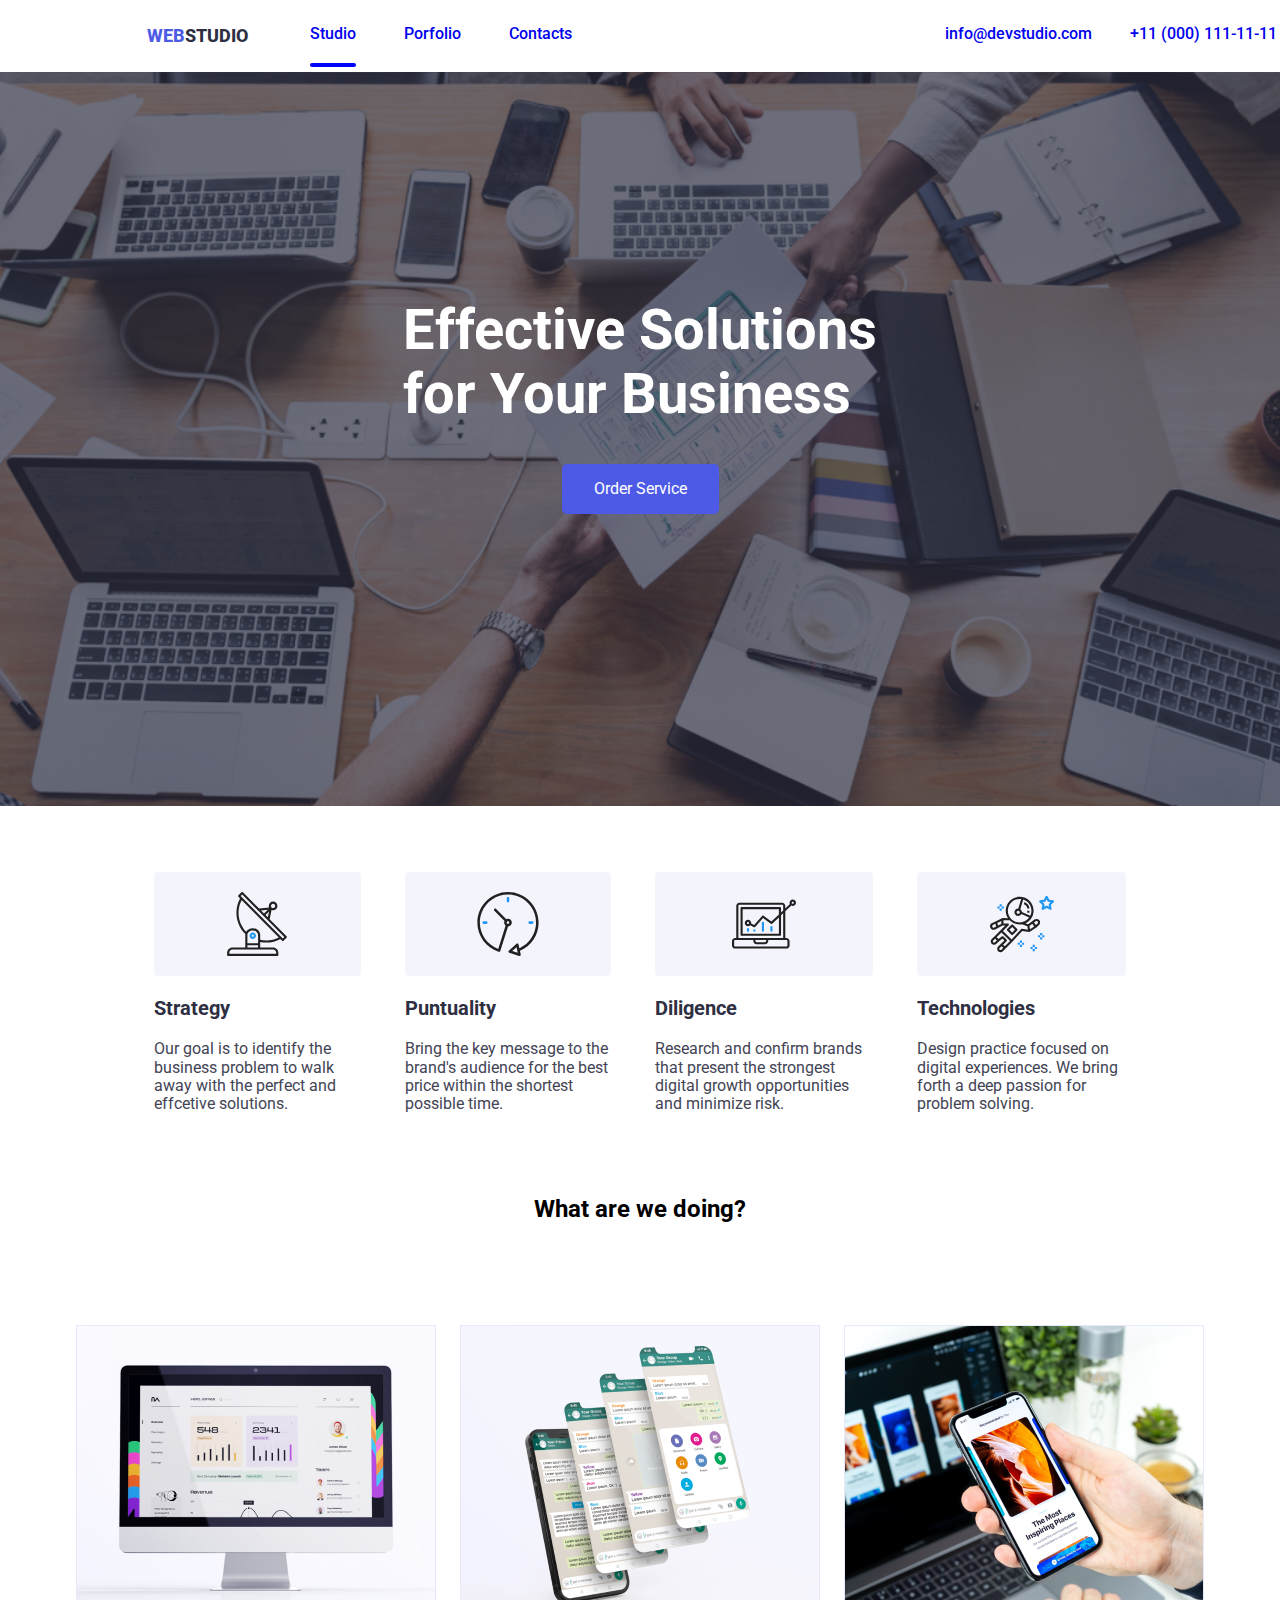
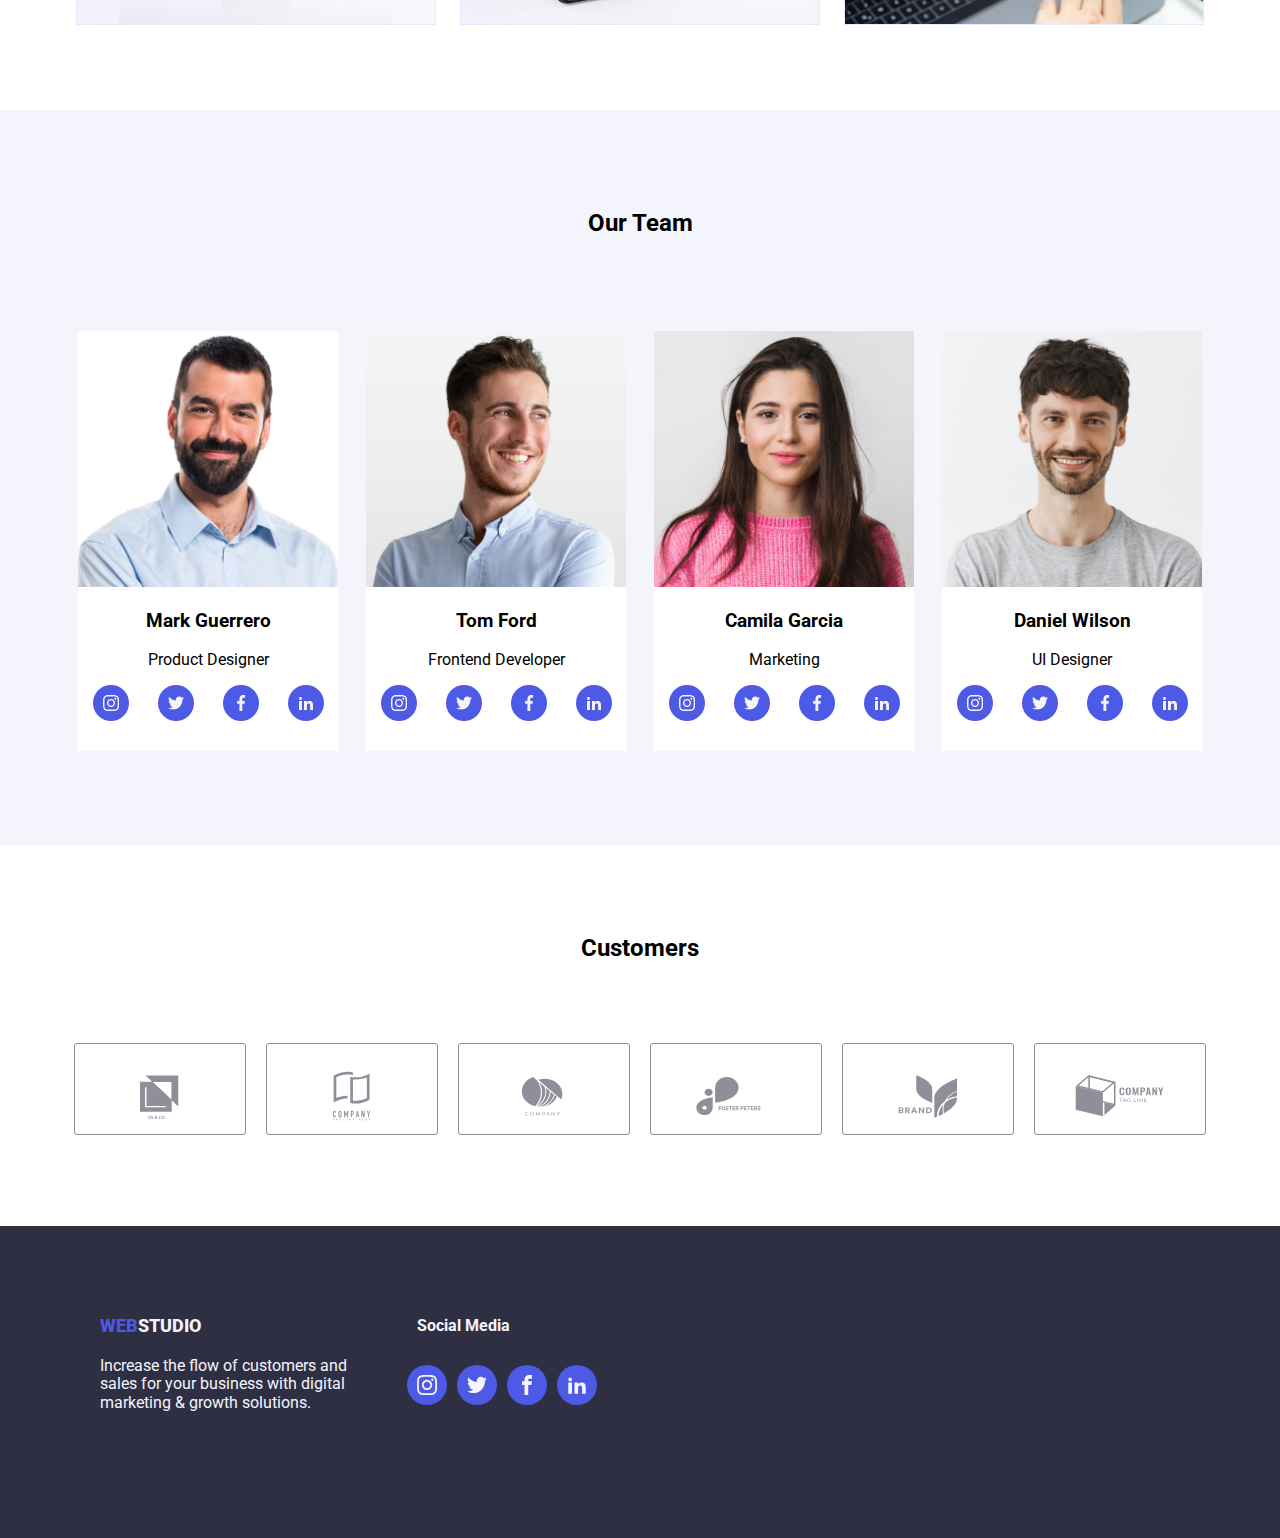
<file: index.html>
<!DOCTYPE html>
<html lang="en">
<head>
    <meta charset="UTF-8">
    <meta name="viewport" content="width=device-width, initial-scale=1.0">
    <title>goit-markup-hw-04</title>
    <link rel="preconnect" href="https://fonts.googleapis.com">
    <link rel="preconnect" href="https://fonts.gstatic.com" crossorigin>
    <link href="https://fonts.googleapis.com/css2?family=Raleway:wght@800&family=Roboto:wght@400;500;700;900&display=swap"
          rel="stylesheet">
    <link rel="stylesheet" href="https://cdnjs.cloudflare.com/ajax/libs/modern-normalize/1.0.0/modern-normalize.min.css" />
    <link rel="stylesheet" href="./css/styles.css"/>
</head>
<body>
    <nav class="leader"><a href="https://github.com/webstudio-is" class="logo"><span style="color: #4D5AE5; text-align: center ;">WEB</span>STUDIO</a>
             <ul class="container-primary">
                    <li class="uno"><a href="/index.html" class="active" style="text-decoration: none;">Studio</a></li>
                    <li class="dos"><a href="/portfolio.html/portfolio.html" style="text-decoration: none;">Porfolio</a></li>
                    <li class="tres"><a href="/"  style="text-decoration: none;">Contacts</a></li>
                    <li class="kwatro"><a href="/"  style="text-decoration: none;">info@devstudio.com</a></li>
                    <li class="cinco"><a href="/"  style="text-decoration: none;">+11 (000) 111-11-11</a></li>
            </ul>
        </nav>
    <section class="main-hero">
        <div class="hero-background">
            <h1 class="hero">Effective Solutions <br>for Your Business</h1>
            <button class="buttons" type="button" data-modal-open>Order Service</button>
            <div class="backdrop is-hidden" data-modal>
                <div class="modal">
                        <button type= "button" class="modal-close-btn" data-modal-close>
                            <svg width="18" height="18">
                                    <use href="./images/icons.svg#close"></use>
                            </svg>    
                        </button>
                </div>
            </div>
        </div>
    </section>  
            <ul class="flex-container"> 
               <li class="box">
                    <div class="boxicons">
                        <svg  width="64" height="64">
                            <use href="./images/icons.svg#antenna-1"></use>
                        </svg>
                    </div>
                    <h3 class="head">Strategy</h3>
                    <p class="head-under">Our goal is to identify the business problem to walk away with the perfect and effcetive solutions.</p></li>
                <li class="box">
                    <div class="boxicons">
                        <svg width="64" height="64">
                            <use href="./images/icons.svg#clock-1"></use>
                        </svg>
                    </div>
                    <h3 class="head">Puntuality</h3>
                        <p class="head-under">Bring the key message to the brand's audience for the best price within the shortest possible time.</p></li>
                <li class="box">
                    <div class="boxicons">
                        <svg width="64" height="64">
                            <use href="./images/icons.svg#diagram-1"></use>
                        </svg>
                    </div>
                    <h3 class="head">Diligence</h3>
                        <p class="head-under">Research and confirm brands that present the strongest digital growth opportunities and minimize risk.</p></li>
                <li class="box">
                    <div class="boxicons">
                        <svg width="64" height="64">
                            <use href="./images/icons.svg#astronaut-1"></use>
                        </svg>
                    </div>
                    <h3 class="head">Technologies</h3>
                        <p class="head-under">Design practice focused on digital experiences. We bring forth a deep passion for problem solving.</p></li>
            </ul>
       
        <h2 class="title-section">What are we doing?</h2>
                <ul class="squares">
                    <li>
                        <img class="square-primary" src="images/rectangle1.jpg" alt="computer screen showing data" width="360"/>
                    </li>
                    <li>
                        <img class="square-secondary" src="images/rectangle2.jpg" alt="phone screen in layers" width="360"/>
                    </li>
                    <li>
                        <img class="square-third" src="images/rectangle3.jpg" alt="person holding a phone with a laptop on" width="360"/>
                    </li>
                </ul> 
       
        <h2 class="section-title">Our Team</h2>
                <ul class="people">
                    <li class="product-one">
                        <img class="people-first" src="images/mark.jpg" alt="smiling white skinned person with a mustache" width="260"/>
                        <div class="par-first">
                                <h3 class="mark">Mark Guerrero</h3>
                                <p>Product Designer</p>
                        </div>
                            <div class="socialmediaicons">
                                <div class="socialmedia">
                                    <a class="socialicon">
                                        <svg width="16" height="16">
                                            <use href="./images/icons.svg#instagram-2"></use>
                                        </svg>
                                    </a>
                                </div>
                                <div class="socialmedia">
                                    <a class="socialicon">
                                        <svg width="16" height="16">
                                            <use href="./images/icons.svg#twitter-1"></use>
                                        </svg>
                                    </a>
                                </div>
                                <div class="socialmedia">
                                    <a class="socialicon">
                                        <svg width="16" height="16">
                                            <use href="./images/icons.svg#facebook-1"></use>
                                        </svg>
                                    </a>
                                </div>
                                <div class="socialmedia">
                                    <a class="socialicon">
                                        <svg width="16" height="16">
                                            <use href="./images/icons.svg#linkedin2"></use>
                                        </svg>
                                    </a>
                                </div>
                            </div>
                    </li>   
                    <li class="product-two">
                        <img class="people-second" src="images/tom.jpg" alt="a light blue long-sleeve coated guy smiling to the right with a light mustache" width="260"/>
                        <div class="par-second">
                            <h3 class="tom">Tom Ford</h3>
                            <p class="product-two">Frontend Developer</p>
                        </div>
                        <div class="socialmediaicons">
                            <div class="socialmedia">
                                <a class="socialicon">
                                    <svg width="16" height="16">
                                        <use href="./images/icons.svg#instagram-2"></use>
                                    </svg>
                                </a>
                            </div>
                            <div class="socialmedia">
                                <a class="socialicon">
                                    <svg width="16" height="16">
                                        <use href="./images/icons.svg#twitter-1"></use>
                                    </svg>
                                </a>
                            </div>
                            <div class="socialmedia">
                                <a class="socialicon">
                                    <svg width="16" height="16">
                                        <use href="./images/icons.svg#facebook-1"></use>
                                    </svg>
                                </a>
                            </div>
                            <div class="socialmedia">
                                <a class="socialicon">
                                    <svg width="16" height="16">
                                        <use href="./images/icons.svg#linkedin2"></use>
                                    </svg>
                                </a>
                            </div>
                        </div>
                    </li>
                    <li class="product-three">
                        <img class="people-third" src="images/camila.jpg" alt="a smiling long haired woman in a pink sweater" width="260" />
                        <div class="par-third">
                            <h3 class="camila">Camila Garcia</h3>
                        <p class="product-three">Marketing</p>
                    </div>
                    <div class="socialmediaicons">
                        <div class="socialmedia">
                            <a class="socialicon">
                                <svg width="16" height="16">
                                    <use href="./images/icons.svg#instagram-2"></use>
                                </svg>
                            </a>
                        </div>
                        <div class="socialmedia">
                            <a class="socialicon">
                                <svg width="16" height="16">
                                    <use href="./images/icons.svg#twitter-1"></use>
                                </svg>
                            </a>
                        </div>
                        <div class="socialmedia">
                            <a class="socialicon">
                                <svg width="16" height="16">
                                    <use href="./images/icons.svg#facebook-1"></use>
                                </svg>
                            </a>
                        </div>
                        <div class="socialmedia">
                            <a class="socialicon">
                                <svg width="16" height="16">
                                    <use href="./images/icons.svg#linkedin2"></use>
                                </svg>
                            </a>
                        </div>
                    </div>
                    </li>
                    <li class="product-four">
                        <img class="people-fourth" src="images/daniel.jpg" alt="a smliling black haired guy in grey shirt" width="260" />
                        <div class="par-fourth">
                            <h3 class="daniel">Daniel Wilson</h3>
                        <p class="product-four">UI Designer</p>
                    </div>
                    <div class="socialmediaicons">
                        <div class="socialmedia">
                            <a class="socialicon">
                                <svg width="16" height="16">
                                    <use href="./images/icons.svg#instagram-2"></use>
                                </svg>
                            </a>
                        </div>
                        <div class="socialmedia">
                            <a class="socialicon">
                                <svg width="16" height="16">
                                    <use href="./images/icons.svg#twitter-1"></use>
                                </svg>
                            </a>
                        </div>
                        <div class="socialmedia">
                            <a class="socialicon">
                                <svg width="16" height="16">
                                    <use href="./images/icons.svg#facebook-1"></use>
                                </svg>
                            </a>
                        </div>
                        <div class="socialmedia">
                            <a class="socialicon">
                                <svg width="16" height="16">
                                    <use href="./images/icons.svg#linkedin2"></use>
                                </svg>
                            </a>
                        </div>
                    </div>
                    </li>
                </ul>
        <section> 
            <h2 class="icon-main"> Customers</h2>
                <ul class="icons">
                    <li class="icon-team">
                        <a href="#">
                        <svg class= "down" width="104" height="56">
                            <use href="./images/icons.svg#Logo-6"></use>
                        </svg>
                        </a>
                    </li>
                    <li class="icon-team">
                        <a href="#">
                        <svg class= "down" width="104" height="56">
                            <use href="./images/icons.svg#Logo-4"></use>
                        </svg> 
                        </a>
                    </li>
                    <li class="icon-team">
                        <a href="#">
                        <svg class= "down" width="104" height="56">
                            <use href="./images/icons.svg#Logo-5"></use>
                        </svg>
                        </a>
                    </li>
                    <li class="icon-team">
                        <a href="#">
                        <svg class= "down" width="104" height="56">
                            <use href="./images/icons.svg#Logo-2"></use>
                        </svg>
                        </a>
                    </li>
                    <li class="icon-team">
                        <a href="#">
                        <svg class= "down" width="104" height="56">
                            <use href="./images/icons.svg#Logo"></use>
                        </svg>
                        </a>
                    </li>
                    <li class="icon-team">
                        <a href="#">
                        <svg class= "down" width="104" height="56">
                            <use href="./images/icons.svg#Logo-1"></use>
                        </svg>
                        </a>
                    </li>
                </ul>
        </section>
        <footer class= "final">
            <ul class="final-icons">
                <li>
                    <a class="logo-set" href="https://github.com/webstudio-is"><span class="logo-initial">WEB</span>STUDIO</a>
                </li>
                <li class="final-primary">
                    <h4>Social Media</h4>
                </li>
            </ul>
            <div class="media-icons">
                <p class="paragraph" style="color: #F4F4FD;">Increase the flow of customers and <br> sales for your business with digital <br>marketing &
                    growth solutions.</p>
                <div class="media-final">
                    <div class="media">
                        <a class="footer-icon">
                            <svg width="20" height="20">
                                <use href="./images/icons.svg#instagram-2"></use>
                            </svg>
                        </a>
                    </div>
                    <div class="media">
                        <a class="footer-icon">
                            <svg width="20" height="20">
                            <use href="./images/icons.svg#twitter-1"></use>
                            </svg>
                        </a>
                    </div>
                    <div class="media">
                        <a class="footer-icon">
                            <svg width="20" height="20">
                            <use href="./images/icons.svg#facebook"></use>
                            </svg>
                        </a>
                    </div>
                    <div class="media">
                        <a class="footer-icon">
                        <svg width="20" height="20">
                            <use href="./images/icons.svg#linkedin2"></use>
                        </svg>
                        </a>
                    </div>
                </div>
            </div>
        </footer>
        <script src="./js/modal.js"></script>
</body> 
</html>
</file>
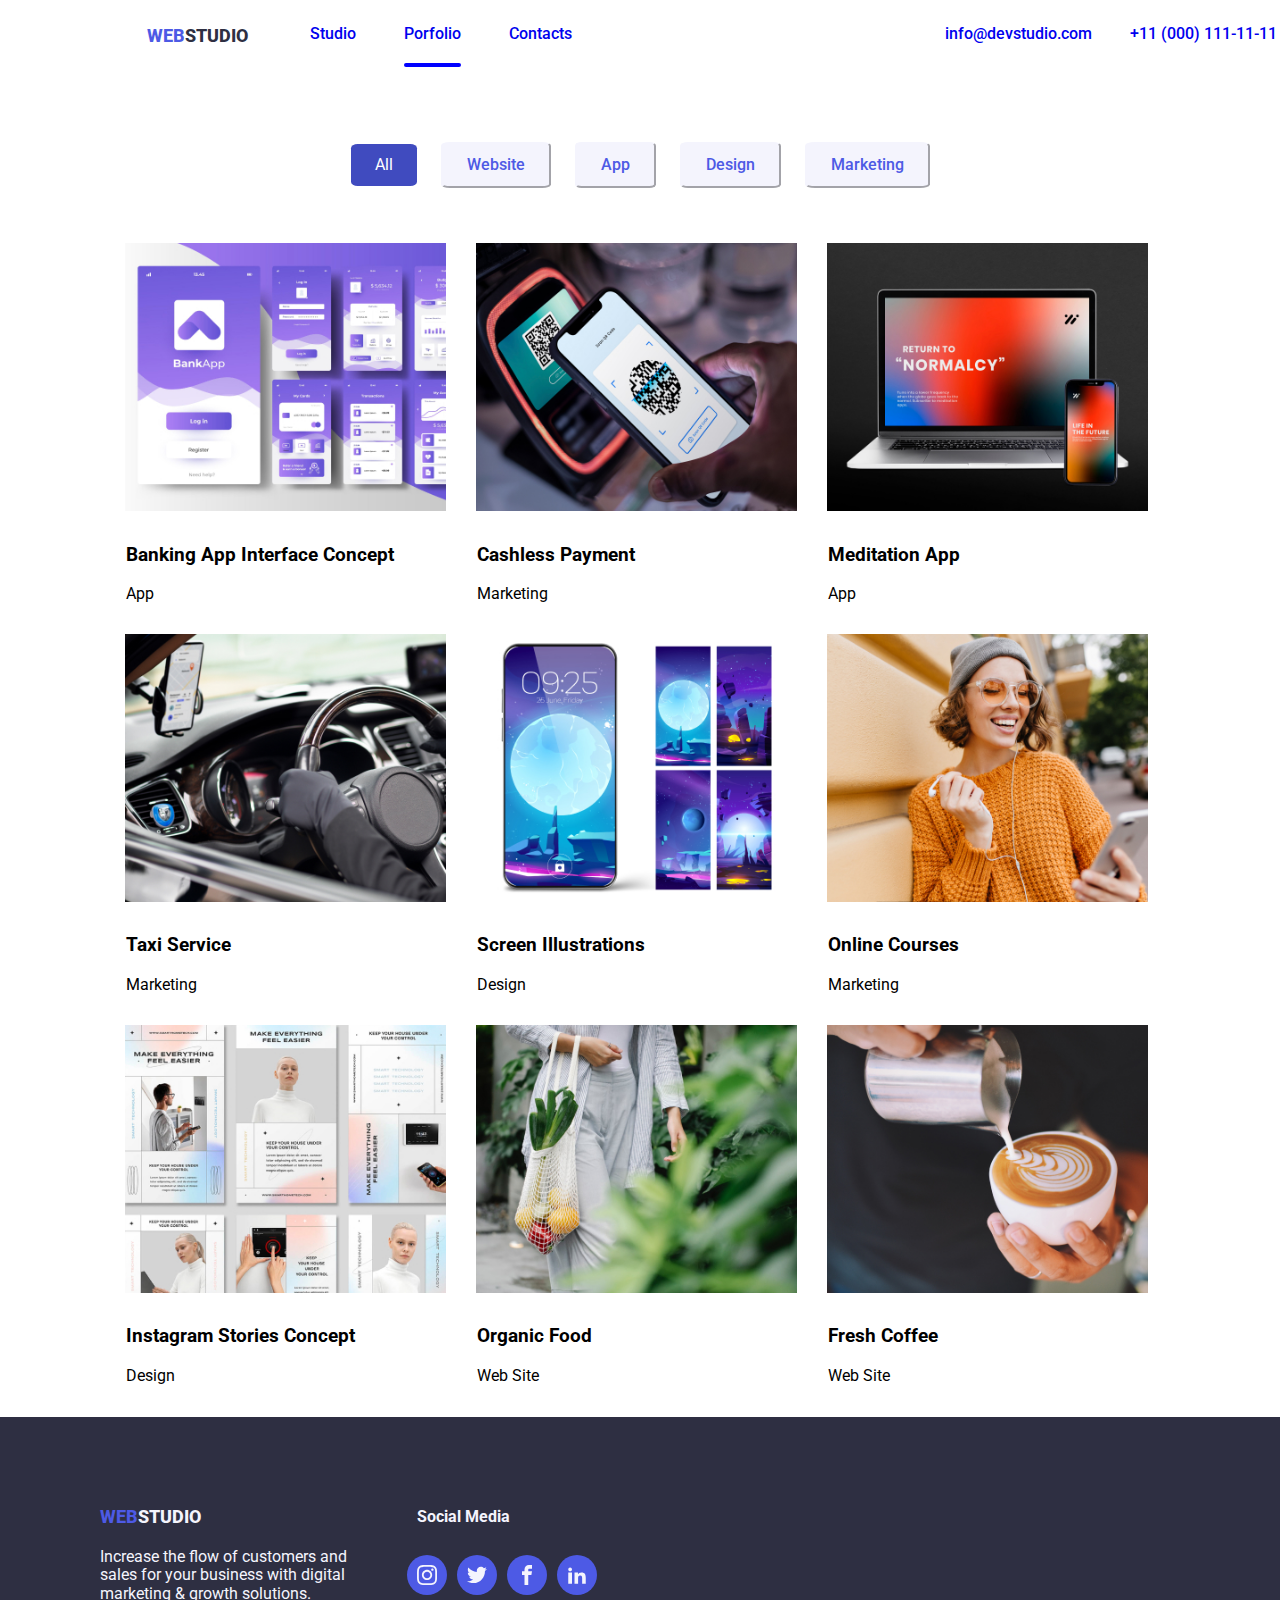
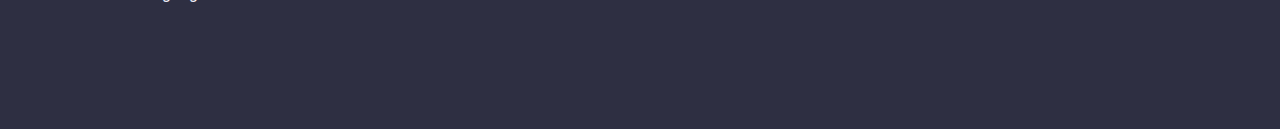
<file: portfolio.html/portfolio.html>
<!DOCTYPE html>
<html lang="en">

<head>
    <meta charset="UTF-8">
    <meta name="viewport" content="width=device-width, initial-scale=1.0">
    <title>goit-markup-hw-05</title>
    <link rel="preconnect" href="https://fonts.googleapis.com">
    <link rel="preconnect" href="https://fonts.gstatic.com" crossorigin>
    <link
        href="https://fonts.googleapis.com/css2?family=Raleway:wght@800&family=Roboto:wght@400;500;700;900&display=swap"
        rel="stylesheet">
    <link rel="stylesheet"
        href="https://cdnjs.cloudflare.com/ajax/libs/modern-normalize/1.0.0/modern-normalize.min.css" />
    <link rel="stylesheet" href="/css/styles.css" />
</head>

<body>
    <nav class="leader"><a href="https://github.com/webstudio-is" class="logo"><span
                style="color: #4D5AE5; text-align: center ;">WEB</span>STUDIO</a>
        <ul class="container-primary">
            <li class="uno"><a href="/index.html" style="text-decoration: none;">Studio</a></li>
            <li class="dos"><a href="/portfolio.html/portfolio.html" class="active" style="text-decoration: none;">Porfolio</a></li>
            <li class="tres"><a href="/"  style="text-decoration: none;">Contacts</a></li>
            <li class="kwatro"><a href="/"  style="text-decoration: none;">info@devstudio.com</a></li>
            <li class="cinco"><a href="/" style="text-decoration: none;">+11 (000) 111-11-11</a></li>
        </ul>
    </nav>  
        <main> 
            <section class="projects"> 
                    <div class="project-form">
                        <button class="first">All</button>
                        <button class="second">Website</button>
                        <button class="second">App</button>
                        <button class="second">Design</button>
                        <button class="second">Marketing</button>
                    </div>
                    <div class="containers-specific">   
                        <ul class="list">
                            <li class="fit-1"> 
                                <div class="project-image">
                                    <img src="/images/porfolio-1.jpg" alt="App screen"> 
                                    <div class="project-image-caption">
                                        <p>
                                            14 Stylish and User-Friendly App Design Concepts · Task Manager App · Calorie Tracker App · Exotic Fruit Ecommerce App ·
                                            Cloud Storage App
                                        </p>
                                    </div>
                                </div>
                                <div class="project-caption">
                                    <h3>Banking App Interface Concept</h3>
                                    <p>App</p>
                                </div>
                            </li>
                            <li class="fit-1">
                                <div class="project-image">
                                    <img src="/images/porfolio-2.jpg" alt="QR Code Scanner">
                                    <div class="project-image-caption">
                                        <p> 
                                            14 Stylish and User-Friendly App Design Concepts · Task Manager App · Calorie Tracker App · Exotic Fruit Ecommerce App ·
                                            Cloud Storage App
                                        </p>
                                    </div>
                                </div>
                                <div class="project-caption">
                                    <h3>Cashless Payment</h3>
                                    <p>Marketing</p>
                                </div>
                            </li>
                            <li class="fit-1">
                                <div class="project-image">
                                    <img src="/images/porfolio-3.jpg" alt="PC and a phone">
                                    <div class="project-image-caption">
                                        <p>
                                            14 Stylish and User-Friendly App Design Concepts · Task Manager App · Calorie Tracker App · Exotic Fruit Ecommerce
                                            App ·
                                            Cloud Storage App
                                        </p>
                                    </div>
                                </div>
                                <div class="project-caption">
                                    <h3>Meditation App</h3>
                                    <p>App</p>
                                </div>
                            </li>
                            <li class=fit-1>
                                <div class="project-image">
                                    <img src="/images/porfolio-4.jpg" alt="Taxi Driver's Seat">
                                    <div class="project-image-caption">
                                        <p>
                                            14 Stylish and User-Friendly App Design Concepts · Task Manager App · Calorie Tracker App · Exotic Fruit Ecommerce
                                            App ·
                                            Cloud Storage App
                                        </p>
                                    </div>
                                </div>
                                <div class="project-caption">
                                    <h3>Taxi Service</h3>
                                    <p>Marketing</p>
                                </div>
                            </li>
                            <li class=fit-1>
                                <div class="project-image">
                                    <img src="/images/porfolio-5.jpg" alt="Phone Wallpaper">
                                    <div class="project-image-caption">
                                        <p>
                                            14 Stylish and User-Friendly App Design Concepts · Task Manager App · Calorie Tracker App · Exotic Fruit
                                            Ecommerce
                                            App ·
                                            Cloud Storage App
                                        </p>
                                    </div>
                                </div>
                                <div class="project-caption">
                                    <h3>Screen Illustrations</h3>
                                    <p>Design</p>
                                </div>
                            </li>
                            <li class=fit-1>
                                <div class="project-image">
                                    <img src="/images/porfolio-6.jpg" alt="Lady on the phone with headset">
                                    <div class="project-image-caption">
                                        <p>
                                            14 Stylish and User-Friendly App Design Concepts · Task Manager App · Calorie Tracker App · Exotic Fruit
                                            Ecommerce
                                            App ·
                                            Cloud Storage App
                                        </p>
                                    </div>
                                </div>
                                <div class="project-caption">
                                    <h3>Online Courses</h3>
                                    <p>Marketing</p>
                                </div>
                            </li>
                            <li class=fit-1>
                                <div class="project-image">
                                    <img src="/images/porfolio-7.jpg" alt="Instagram stories sample post">
                                    <div class="project-image-caption">
                                        <p>
                                            14 Stylish and User-Friendly App Design Concepts · Task Manager App · Calorie Tracker App · Exotic Fruit
                                            Ecommerce
                                            App ·
                                            Cloud Storage App
                                        </p>
                                    </div>
                                </div>
                                <div class="project-caption">
                                    <h3>Instagram Stories Concept</h3>
                                    <p>Design</p>
                                </div>
                            </li>
                            <li class=fit-1>
                                <div class="project-image">
                                    <img src="/images/porfolio-8.jpg" alt="A lady holding a bunch of fruit in a basket bag">
                                    <div class="project-image-caption">
                                        <p>
                                            14 Stylish and User-Friendly App Design Concepts · Task Manager App · Calorie Tracker App · Exotic Fruit
                                            Ecommerce
                                            App ·
                                            Cloud Storage App
                                        </p>
                                    </div>
                                </div>
                                    <div class="project-caption">
                                    <h3>Organic Food</h3>
                                    <p>Web Site</p>
                                </div>
                            </li>
                            <li class=fit-1>
                                <div class="project-image">
                                    <img src="/images/porfolio-9.jpg" alt="coffee cup with a design on top">
                                    <div class="project-image-caption">
                                        <p>
                                            14 Stylish and User-Friendly App Design Concepts · Task Manager App · Calorie Tracker App · Exotic Fruit
                                            Ecommerce
                                            App ·
                                            Cloud Storage App
                                        </p>
                                    </div>
                                </div>
                                <div class="project-caption">
                                    <h3>Fresh Coffee</h3>
                                    <p>Web Site</p>
                                </div>
                            </li>
                            </ul>
                    </div>
            </section>
        </main>
    <footer class="final">
        <ul class="final-icons">
            <li>
                <a class="logo-set" href="https://github.com/webstudio-is"><span class="logo-initial">WEB</span>STUDIO</a>
            </li>
            <li class="final-primary">
                <h4>Social Media</h4>
            </li>
        </ul>
        <div class="media-icons">
            <p class="paragraph" style="color: #F4F4FD;">Increase the flow of customers and <br> sales for your business
                with digital <br>marketing &
                growth solutions.</p>
            <div class="media-final">
                <div class="media">
                    <a class="footer-icon">
                        <svg width="20" height="20">
                            <use href="/images/icons.svg#instagram-2"></use>
                        </svg>
                    </a>
                </div>
                <div class="media">
                    <a class="footer-icon">
                        <svg width="20" height="20">
                            <use href="/images/icons.svg#twitter-1"></use>
                        </svg>
                    </a>
                </div>
                <div class="media">
                    <a class="footer-icon">
                        <svg width="20" height="20">
                            <use href="/images/icons.svg#facebook"></use>
                        </svg>
                    </a>
                </div>
                <div class="media">
                    <a class="footer-icon">
                        <svg width="20" height="20">
                            <use href="/images/icons.svg#linkedin2"></use>
                        </svg>
                    </a>
                </div>
            </div>
        </div>
    </footer>
    </body>
</file>
<file: css/styles.css>
/* root */
body{
    font-family: 'Roboto', sans-serif;
    max-width: 1440px;
    top: -1169px;
    left: 370px;
}
/* root end */

/* logo design */
.leader {
    display: flex;
    justify-content: center;
    align-items: center;
    width: 1440px;
    height: 72px;
    padding-left: 0px;
}
.logo {
    text-decoration: none; 
    color: #2E2F42;
    font-weight: 800;
    font-size: 18px;
}
.logo-set {
    text-decoration: none; 
    color:#F4F4FD
}
/* logo end design */

/* heading styles */
.container-primary {
    list-style: none;
    font-weight: 500;
    font-size: 16px;
}
ul.container-primary:hover:focus {
    color: tomato;
}

.uno {
    display: inline-block;
    margin: 20px; 
    padding: 2px;
    color: #2E2F42;
}
.dos {
    display: inline-block;
    margin: 20px; 
    padding: 2px;
    color: #2E2F42;
}
.tres {
    display: inline-block;
    margin-left: 20px;
    margin-right: 350px; 
    padding: 2px;
    color: #2E2F42;
}
.kwatro {
    display: inline-block;   
    margin: 15px; 
    padding: 2px;
    color: #434455;
}
.cinco {
    display: inline-block;
    margin: 15px; 
    padding: 2px;
    color: #434455;
}
/* section */

.main-hero {
    display: flex;
    justify-content: center;
    align-items: center;
    background: #2E2F42 ;
    background-image: linear-gradient(to bottom, rgba(46,47,66,0.70), rgba(46,47,66,0.70)), url(../images/people-office.jpg);
    color:#FFF;
    background-position: center;
    background-size: cover;
}
.hero-background {
    display: flex;
    align-items: center;
    justify-content: center;
    flex-direction: column;
    padding-top: 188px;
    padding-left: 472px;
    padding-right: 472px;
    padding-bottom: 292px;
}
.hero{
    color:#FFF;
    width: 1440px;
    font-size: 56px;
    display: flex;
    justify-content: center;
    align-content: center;
    align-items: center;    
}
.buttons {
    background: #4D5AE5;
    color: #FFFFFF;
    cursor:pointer;
    border: none;
    padding-top: 16px;
    padding-bottom: 16px;
    padding-left: 32px;
    padding-right:32px;
    border-radius: 5px  ;
}
/* section design end*/

/* flex-container */
.flex-container {
    list-style: none;
    display: flex;
    justify-content: space-between;
    align-items: center;
    padding-top: 50px;
    padding-bottom: 50px;
    padding-left: 136px;
    padding-right: 136px;
    top: 792px;
    gap: 8px;
}
.box {
    margin-left: 18px;
    margin-right: 18px;
}
.boxicons {
    background: #F4F4FD;
    display: flex;
    align-items: center;
    justify-content: center;
    border-radius: 4px;
    padding-top: 20px;
    padding-bottom: 20px;
}
.head {
    font-size: 20px;
    color:#2E2F42;
    line-height: 24px;
}
.head-under {
    color: #434455;
}
/* flex-container design end */

/* h2 design start */
.title-section {
    display: flex;
    justify-content: center;
    align-items: center;
    margin: 0;
}
.squares {
    display: flex;
    align-items: center;
    justify-content: center;
    list-style-type: none;
    padding: 80px;
    margin: 0;
}
.square-primary { 
    margin-left: 12px;
    margin-right: 12px;
    margin-top: 22px;
    margin-bottom: 0px;
}
.square-secondary {
    margin-left: 12px;
    margin-right: 12px;
    margin-top: 22px;
    margin-bottom: 0px;
}
.square-third {
    margin-left: 12px;
    margin-right: 12px;
    margin-top: 22px;
    margin-bottom: 0px;
}
/* squares-end */
/* h2 section title design start */

.section-title {
    display: flex;
    justify-content: center;
    align-items: center;
    text-align: center;
    background-color: #F4F4FD;
    margin: 0;
    padding-top: 100px;
}
/* people design */
.people {
    display: flex;
    align-items: center;
    justify-content: center;
    flex-direction: row;
    list-style-type: none;
    max-width: 100%;
    padding: 80px;
    margin: 0;
    background-color: #F4F4FD;
}
/* people design end */

/* product design start */
li.product-one {
    background-color: white;
    margin: 14px;
}
li.product-two {
    background-color: white;
    margin: 14px;
}
li.product-three {
    background-color: white;
    margin: 14px;
}
li.product-four {
   background-color: white;
   margin: 14px;
}
/* li design end */

/* img design start */
.people-first { 
   border-radius: 0px, 0px, 4px, 4px;
}
.people-second {
    border-radius: 0px, 0px, 4px, 4px;
}
.people-third {
    border-radius: 0px, 0px, 4px, 4px;
}
.people-fourth {
    border-radius: 0px, 0px, 4px, 4px;
}
/* img design end */

/* div design for h3 and p */
div.par-first {
    text-align: center;
    border-bottom-left-radius: 4px;
    border-bottom-right-radius: 4px;
    background-color: #FFFFFF;
    }
div.par-second {
    text-align: center;
    border-bottom-left-radius: 4px;
    border-bottom-right-radius: 4px;
    background-color: #FFFFFF;
}
div.par-third {
    text-align: center;
    border-bottom-left-radius: 4px;
    border-bottom-right-radius: 4px;
    background-color: #FFFFFF;
}
div.par-fourth {
    text-align: center;
    border-bottom-left-radius: 4px;
    border-bottom-right-radius: 4px;
    background-color: #FFFFFF;
}

/* socialmedia design */
.socialmedia {
    padding-bottom: 10px;
}
/* socialicon design */
.socialicon {
    background-color: #4D5AE5;
    display: flex;
    align-items: center;
    justify-content: center;
    fill: #F4F4FD;
    padding: 10px;
    border-radius: 50%;
}
.socialmediaicons {
    display: flex;
    align-items: center;
    justify-content: space-around;   
    padding-bottom: 20px;
}
/* Customer Section design start */
.icon-main {
    fill: #8E8F99;
    display: flex;
    align-items: center;
    justify-content: center;
    padding-top: 50px;
    padding-bottom: 50px;
    margin-top: 40px;
    
}
.icons {
    fill: #8E8F99;
    display: flex;
    align-items: center;
    justify-content: center;
    list-style-type: none; 
    padding-bottom: 65px;
    padding-left: 35px;
    padding-right: 35px;
}   

.icon-team {
    border: 1px solid #8E8F99;
    margin: 10px;
    padding-left: 33px;
    padding-right: 33px;
    padding-top: 25px;
    padding-bottom: 5px;
    border-radius: 3px;
}
.down {
    fill: #8E8F99;
}
    
/* footer design start */
.final {
    background-color: #2E2F42;
    width: 1440px;
    height: 312px; 
    display: flex-start;
    align-items: center;
    padding-left: 100px;
}
.logo-set {
    font-weight: 800;
    font-size: 18px;   
}
.logo-initial {
    color: #4D5AE5;
}
.final-icons {
    list-style-type: none;
    display: flex;
    align-items: center;
    padding-top: 70px;
    padding-left: 0px;
    color: #F4F4FD;
    margin: 0px;
}
.final-primary {
    margin-left: 50px;
    padding-left: 166px;
}
/* footer design end */

/* footer icons design */
.media {
    padding-left: 10px
}
.media-final {
    display: flex;
    align-items: center;
    padding-left: 50px;
}
.media-icons {
    display: flex;
    align-items: center;   
    
}
.footer-icon {
    display: flex;
    background-color: #4D5AE5;
    fill: #F4F4FD;
    padding: 10px;
    border-radius: 50%;
}
.paragraph {
    margin: 0px;
}
/* modal design */
.backdrop {
    width: 100%;
    height:100%;
    background-color: rgba(0,0,0,   0.4);
    position: fixed;
    top:0;
    display: flex; 
    align-items: center;
    justify-content: center;
    transition: opacity 250ms cubic-bezier(0.4, 0, 0.2, 1);
}
.modal { 
    width: 400px;
    height: 584px;
    background-color: white;
    border-radius: 4px;
    padding: 24px;
}
.is-hidden { 
    opacity: 0; 
    pointer-events: none;
}

.modal-close-btn {
    border-radius: 100%;
    border: 1px solid rgba(0,0,0,0.1);
    background-color: white;
    width: 30px;
    height: 30px;
    color: blue; 
    display: block;
    margin-left: auto;
    display: flex;
    align-items: center;
    justify-content: center;
    transition: fill 250ms cubic-bezier(0.4, 0, 0.2, 1), border 250ms cubic-bezier(0.4, 0, 0.2, 1);
    cursor: pointer;
}
.modal-close-btn:hover {
    fill: currentColor;
    border: 1px solid currentColor;
}
/* modal design end */

/* PORTFOLIIO DESIGN */
.project-form { 
    display: flex;
    align-items: center;
    justify-content: center;
    margin-top: 70px;
    margin-bottom: 40px;
}

.list { 
    width: 100%;
    display:flex;
    flex-wrap: wrap; 
    padding-left: 110px;  
}

.projects li { 
    width: 30%;
    list-style-type: none;
}
.projects li img { 
    width: 100%;
    padding: 15px;
    display: block;
}
.project-image {
    position: relative;
    overflow: hidden;
}
.project-image-caption {
    position: absolute;
    background-color: rgba(77,90,225,1); 
    color: white;
    width: 100%;
    height: 100%; 
    top: 0;
    left:0;
    opacity: 0;
    transform: translatey(100%);
    transition: cubic-bezier(0.4, 0, 0.2, 1) 250ms; 
}

.project-image-caption p {
    padding:40px 32px;
}
.project-caption {
    padding-left: 16px;
}
.fit-1 {
    background: white;
    border-radius: 3px;
    margin: 0px;
    position: relative;
    overflow: hidden;
}
.fit-1:hover .project-image-caption {
    opacity: 1;
    transform: translateY(0%);
    
}
/* projects */
.first {
    padding: 12px 24px;
    border-radius: 10%;
    border-color: whitesmoke;
    background-color: #404BBF;
    color: white;
    margin-right: 12px;
    margin-left: 12px;
    border: 1px;
    box-shadow: none;
}
.second {
    padding: 12px 24px;
    border-radius: 8%;
    border-color: #F4F4FD;
    background-color: #F4F4FD;
    color: #4D5AE5;
    margin-right: 12px;
    margin-left: 12px;
    box-shadow: none;
    font-weight: 500;
}

/* active */
.active::after {
    content: " ";
    display: block;
    height: 4px;
    width: 100%;
    border-radius: 4px;
    background-color: blue;
    position: relative;
    top: 20px;
}
</file>
